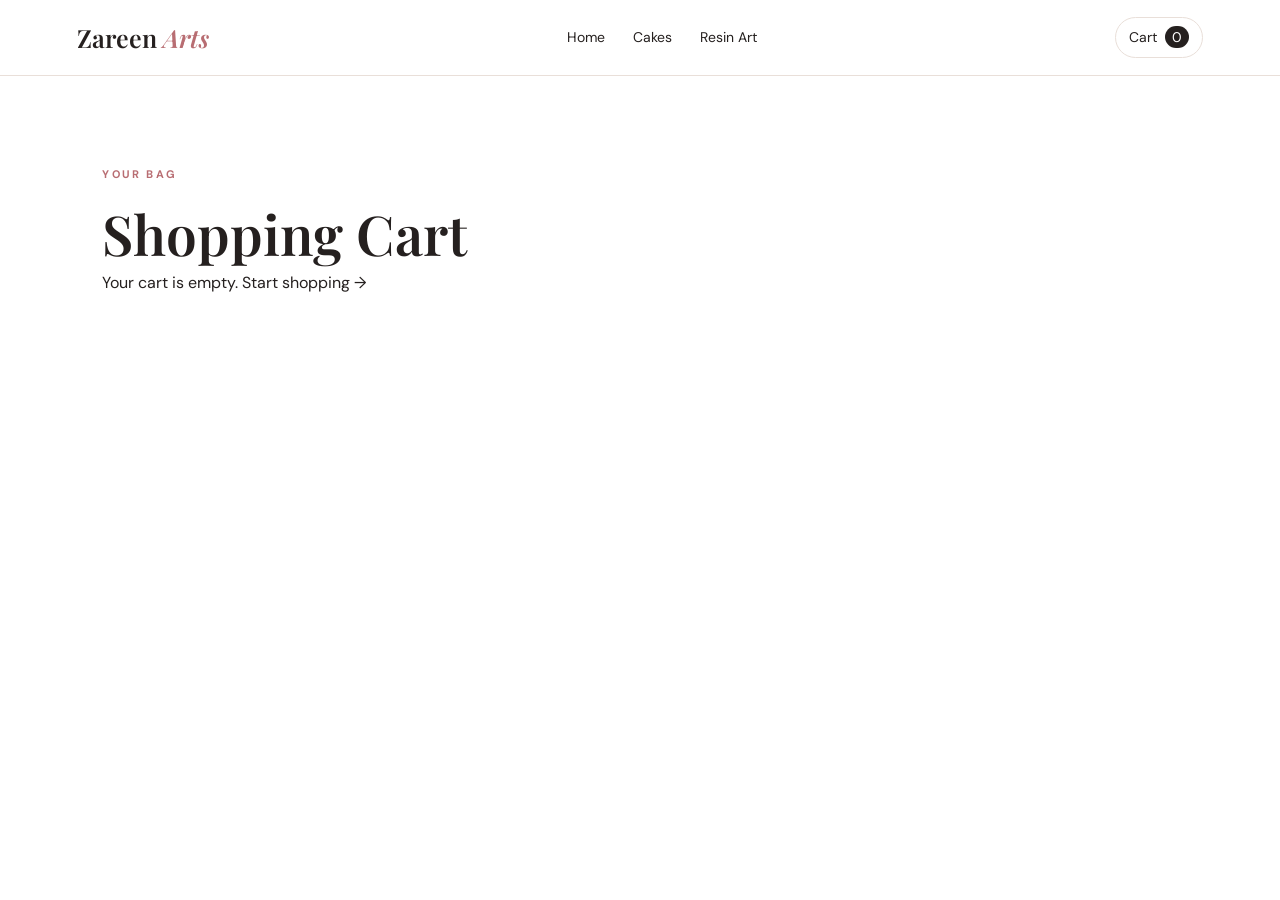
<file: cart.html>
<!DOCTYPE html>
<html lang="en">
    <head><meta charset="UTF-8"><meta name="viewport"
            content="width=device-width,initial-scale=1.0"><title>Cart | Zareen
            Arts</title>
        <link rel="stylesheet" href="css/style.css">
        <link rel="stylesheet"
            href="https://cdnjs.cloudflare.com/ajax/libs/font-awesome/6.5.2/css/all.min.css">
    </head>
    <body>
        <header class="site-header"><a class="logo" href="index.html">Zareen
                <span>Arts</span></a><nav><a href="index.html">Home</a><a
                    href="products.html?cat=cakes">Cakes</a><a
                    href="products.html?cat=resin">Resin Art</a></nav><a
                class="cart-link" href="cart.html">Cart <span
                    id="cart-count">0</span></a></header>
        <main class="section cart-page"><p class="eyebrow">YOUR
                BAG</p><h1>Shopping Cart</h1><div id="cart-items"></div><div
                id="cart-summary"></div></main>
        <script src="js/products.js"></script><script src="js/app.js"></script>
    </body></html>
</file>
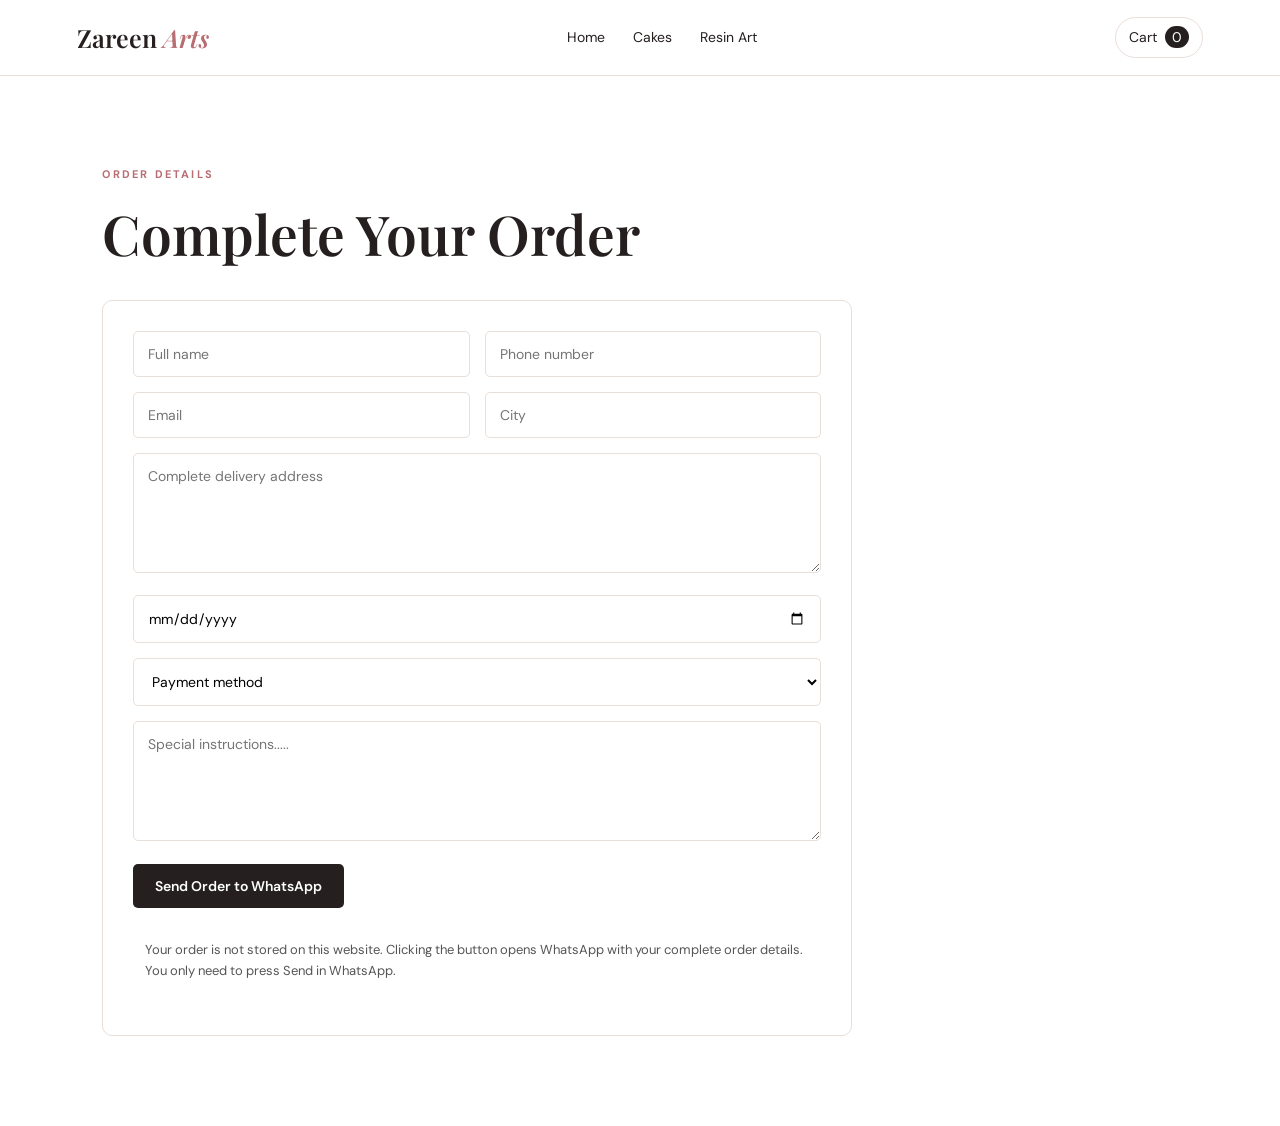
<file: checkout.html>
<!DOCTYPE html>
<html lang="en">

<head>
    <meta charset="UTF-8">
    <meta name="viewport" content="width=device-width,initial-scale=1.0">

    <title>Checkout | Zareen Arts</title>

    <link rel="stylesheet" href="css/style.css">

    <link
        rel="stylesheet"
        href="https://cdnjs.cloudflare.com/ajax/libs/font-awesome/6.5.2/css/all.min.css"
    >
</head>

<body>

<header class="site-header">

    <a class="logo" href="index.html">
        Zareen <span>Arts</span>
    </a>

    <nav>
        <a href="index.html">Home</a>

        <a href="products.html?cat=cakes">
            Cakes
        </a>

        <a href="products.html?cat=resin">
            Resin Art
        </a>
    </nav>

    <a class="cart-link" href="cart.html">
        Cart
        <span id="cart-count">0</span>
    </a>

</header>

<main class="section checkout-page">

    <p class="eyebrow">
        ORDER DETAILS
    </p>

    <h1>
        Complete Your Order
    </h1>

    <form
        id="checkout-form"
        class="checkout-form"
    >

        <div class="form-row">

            <input
                name="customer_name"
                placeholder="Full name"
                required
            >

            <input
                name="phone"
                placeholder="Phone number"
                required
            >

        </div>

        <div class="form-row">

            <input
                name="email"
                type="email"
                placeholder="Email"
            >

            <input
                name="city"
                placeholder="City"
                required
            >

        </div>

        <textarea
            name="address"
            placeholder="Complete delivery address"
            required
        ></textarea>

        <input
            name="delivery_date"
            type="date"
            required
        >

        <select
            name="payment_method"
            required
        >

            <option value="">
                Payment method
            </option>

            <option value="Cash on Delivery">
                Cash on Delivery
            </option>

            <option value="Bank Transfer">
                Bank Transfer
            </option>

        </select>

        <div
            id="bank-details"
            class="bank-details"
            style="display:none;"
        >

            <h3>
                <i class="fa-solid fa-building-columns"></i>
                Bank Transfer Details
            </h3>

            <p>
                Please transfer the total amount
                to the following account:
            </p>

            <div class="bank-info">

                <div>
                    <span>Bank Name</span>
                    <strong>Mashriq Pakistan</strong>
                </div>

                <div>
                    <span>Account Title</span>
                    <strong>Muhammad Hassan</strong>
                </div>

                <div>
                    <span>Account Number</span>
                    <strong>089120139177</strong>
                </div>

                <div>
                    <span>IBAN</span>
                    <strong>PK05MSHQ0000089120139177</strong>
                </div>

            </div>

            <div class="mobile-payment">

                <h4>
                    Other Payment Options
                </h4>

                <p>
                    <i class="fa-solid fa-mobile-screen-button"></i>

                    <strong>JazzCash:</strong>
                    0303 4904218 — Zareen Shabir
                </p>

                <p>
                    <i class="fa-solid fa-mobile-screen-button"></i>

                    <strong>Easypaisa:</strong>
                    0303 4904218 — Zareen Shabir
                </p>

            </div>

            <div class="payment-note">

                <i class="fa-solid fa-circle-info"></i>

                After making the payment,
                please keep your transaction/reference number.

            </div>

            <label>

                Transaction / Reference Number

                <input
                    type="text"
                    name="payment_reference"
                    placeholder="Enter transaction/reference number"
                >

            </label>

        </div>

        <textarea
            name="custom_notes"
            placeholder="Special instructions....."
        ></textarea>

        <button
            class="btn"
            type="submit"
        >
            Send Order to WhatsApp
        </button>

        <p class="payment-note">
            Your order is not stored on this website. Clicking the button
            opens WhatsApp with your complete order details. You only need
            to press Send in WhatsApp.
        </p>

        <p
            id="order-message"
            class="message"
        ></p>

    </form>

</main>

<script src="js/products.js"></script>
<script src="js/app.js"></script>

</body>

</html>
</file>
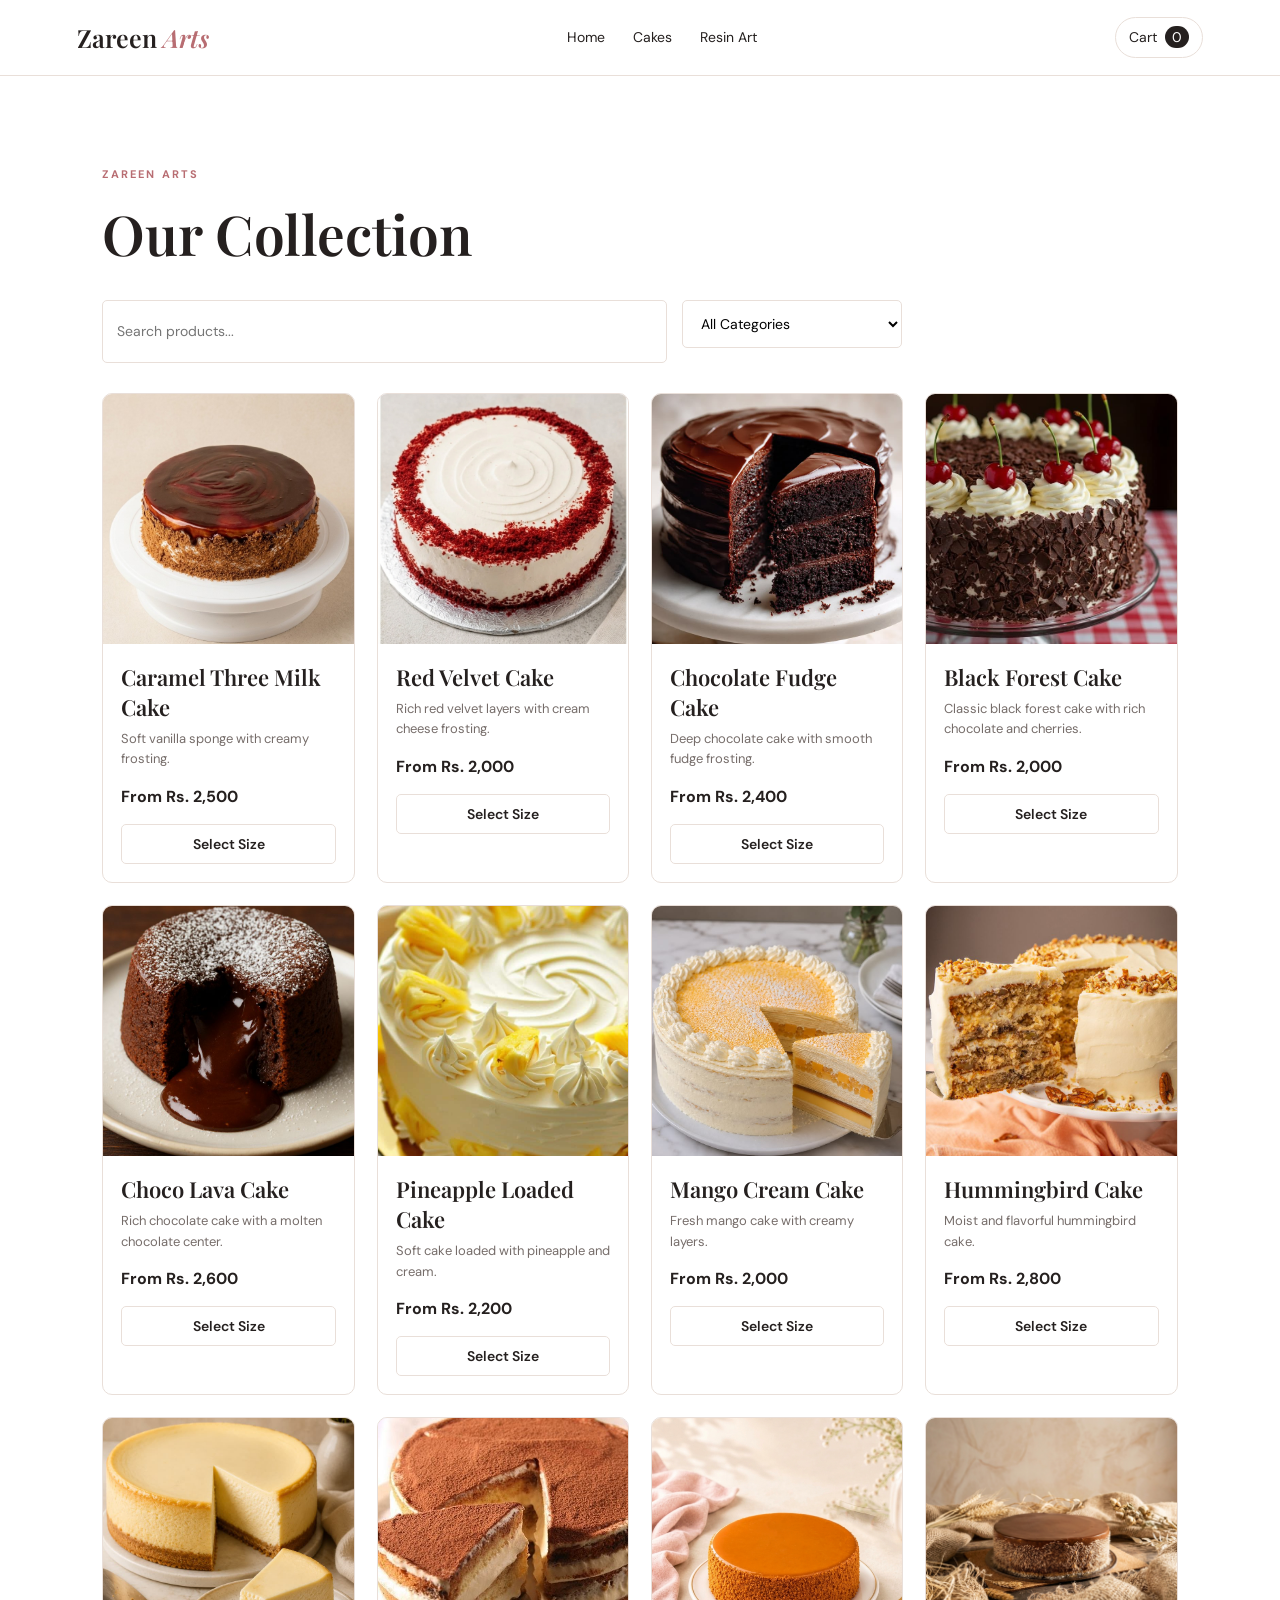
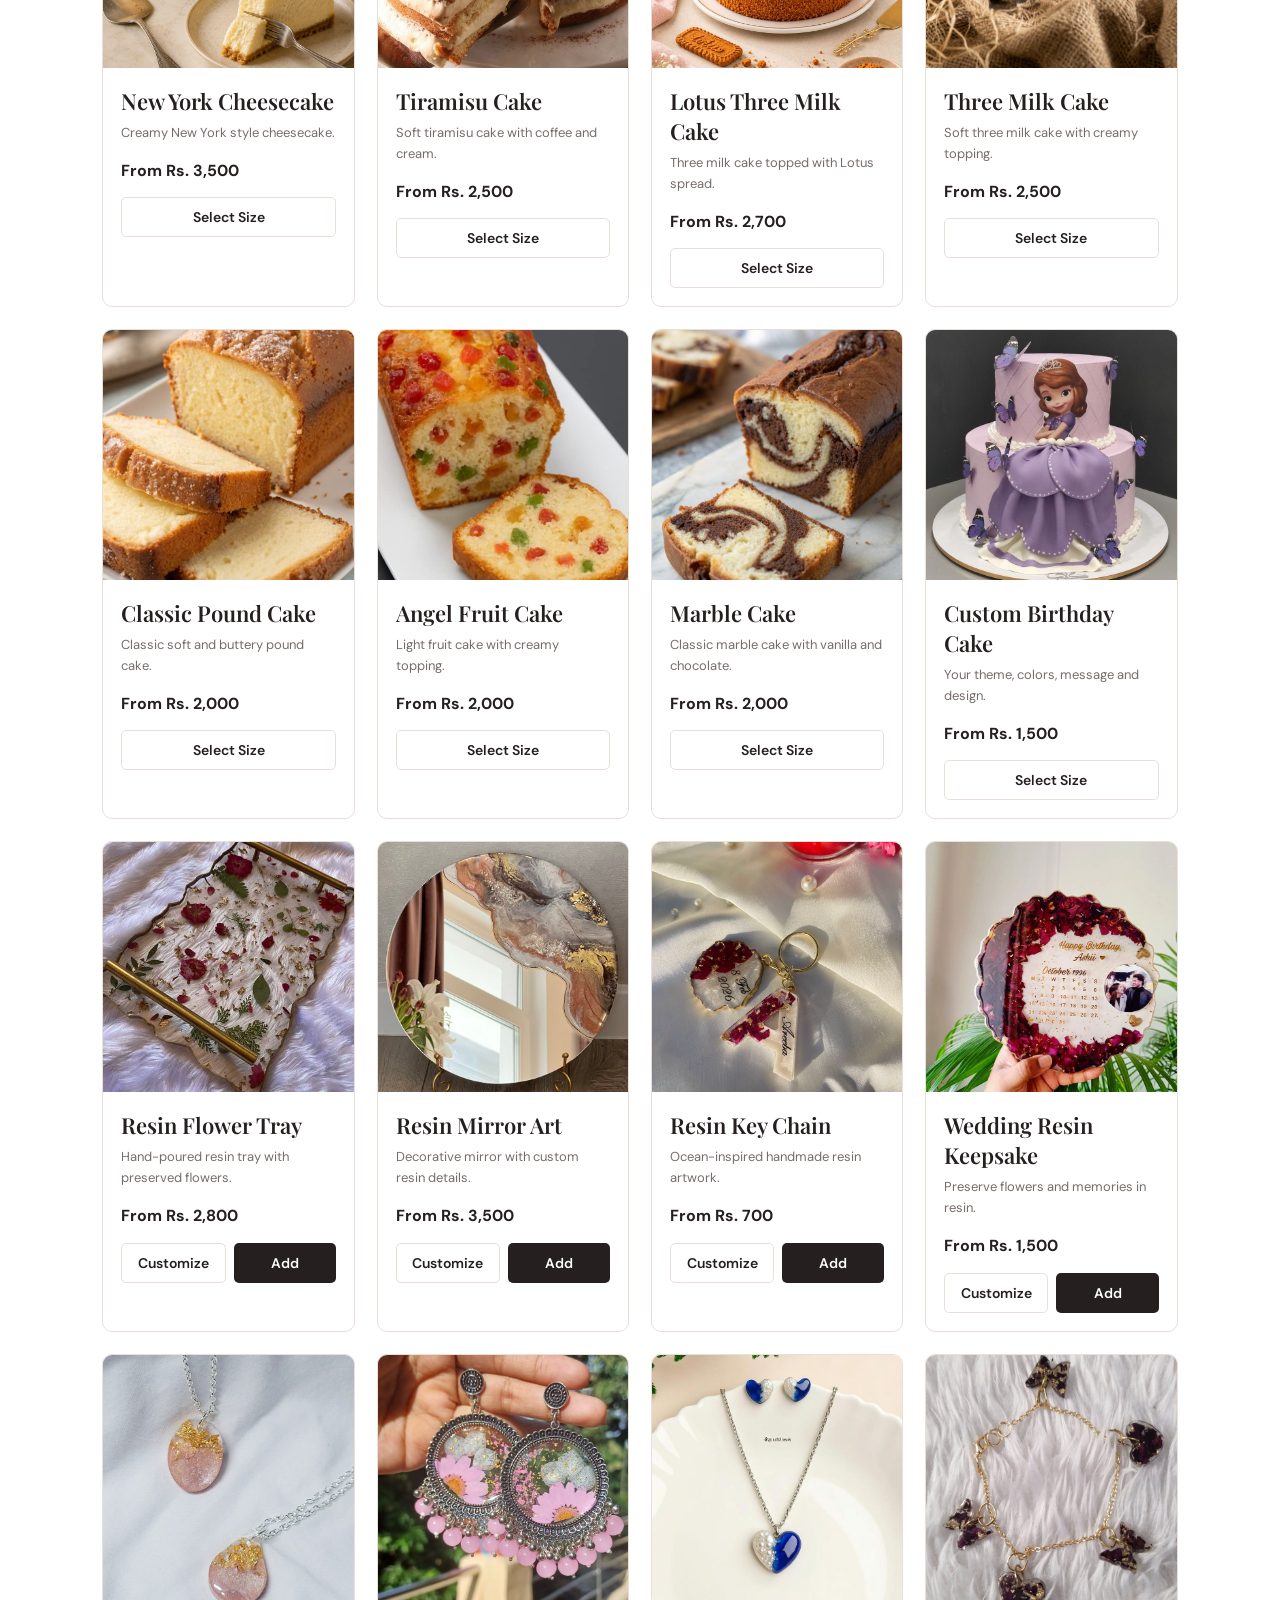
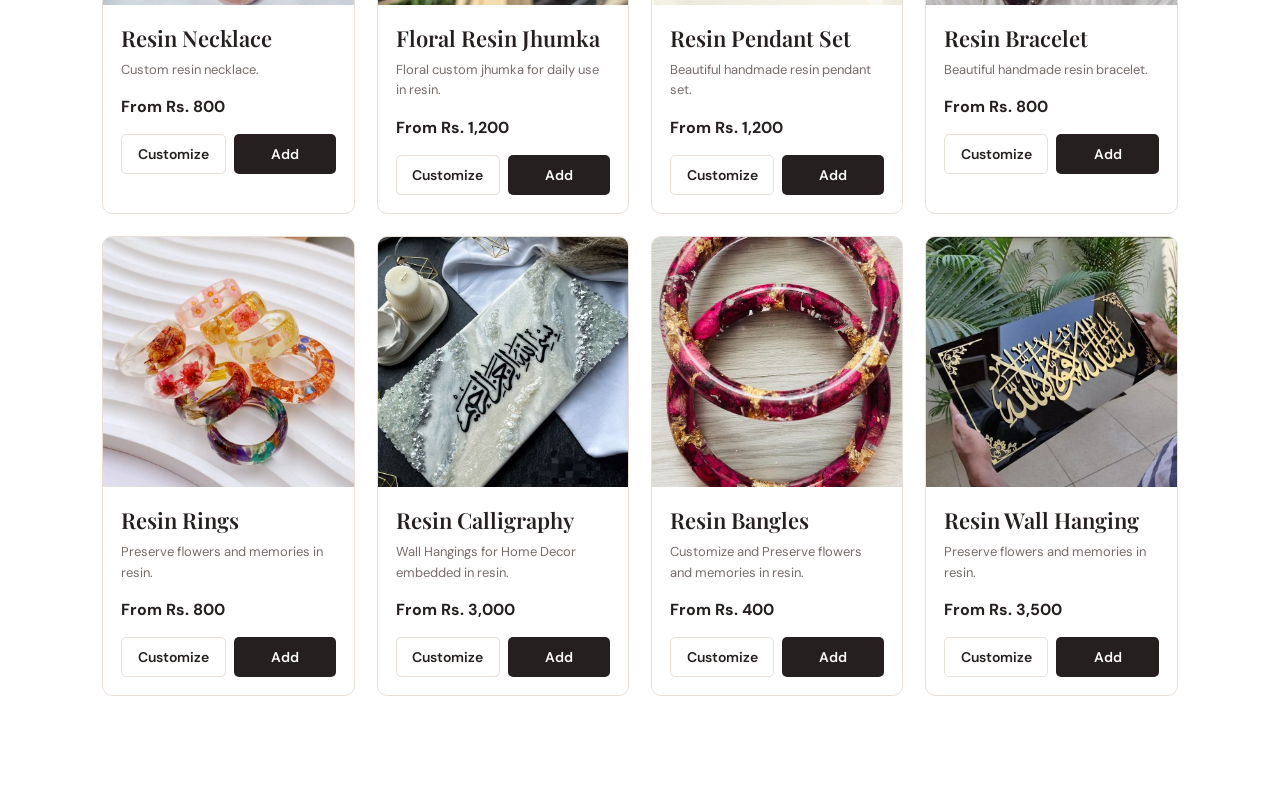
<file: products.html>
<!DOCTYPE html>
<html lang="en">
    <head>
        <meta charset="UTF-8"><meta name="viewport"
            content="width=device-width,initial-scale=1.0">
        <title>Shop | Zareen Arts</title>
        <link rel="stylesheet"
            href="css/style.css">
            <link rel="stylesheet" href="https://cdnjs.cloudflare.com/ajax/libs/font-awesome/6.5.2/css/all.min.css">

    </head>
    <body>
        <header class="site-header">
            <a class="logo" href="index.html">Zareen <span>Arts</span></a>
            <nav><a href="index.html">Home</a><a
                    href="products.html?cat=cakes">Cakes</a><a
                    href="products.html?cat=resin">Resin Art</a></nav>
            <a class="cart-link" href="cart.html">Cart <span
                    id="cart-count">0</span></a>
        </header>
        <main class="section shop-page">
            <p class="eyebrow">ZAREEN ARTS</p><h1>Our Collection</h1>
            <div class="shop-toolbar"><input id="search"
                    placeholder="Search products..."><select
                    id="category"><option value="all">All
                        Categories</option><option
                        value="cakes">Cakes</option><option value="resin">Resin
                        Art</option></select></div>
            <div id="all-products" class="product-grid"></div>
        </main>
        <script src="js/products.js"></script><script src="js/app.js"></script>
    </body></html>
</file>
<file: css/style.css>
@import url('https://fonts.googleapis.com/css2?family=DM+Sans:wght@400;500;600;700&family=Playfair+Display:ital,wght@0,500;0,600;1,600&display=swap');

* {
    box-sizing: border-box;
    margin: 0;
    padding: 0
}

:root {
    --ink: #25201f;
    --muted: #766d6a;
    --cream: #fbf7f2;
    --rose: #b86d72;
    --rose-dark: #914f55;
    --line: #e9dfd9;
    --white: #fff
}

html {
    scroll-behavior: smooth
}

body {
    font-family: "DM Sans", sans-serif;
    color: var(--ink);
    background: var(--white);
    line-height: 1.6
}

a {
    text-decoration: none;
    color: inherit
}

.site-header {
    height: 76px;
    padding: 0 6%;
    display: flex;
    align-items: center;
    justify-content: space-between;
    border-bottom: 1px solid var(--line);
    background: #fff;
    position: sticky;
    top: 0;
    z-index: 20
}

.logo {
    font-family: "Playfair Display", serif;
    font-size: 25px;
    font-weight: 600
}

.logo span {
    color: var(--rose);
    font-style: italic
}

nav {
    display: flex;
    gap: 28px;
    font-size: 14px
}

nav a:hover {
    color: var(--rose)
}

.cart-link {
    border: 1px solid var(--line);
    padding: 8px 13px;
    border-radius: 30px;
    font-size: 14px
}

.cart-link span {
    background: var(--ink);
    color: #fff;
    padding: 2px 7px;
    border-radius: 20px;
    margin-left: 4px
}

.hero {
    min-height: 650px;
    background: var(--cream);
    padding: 90px 8%;
    display: grid;
    grid-template-columns: 1.05fr .95fr;
    align-items: center;
    gap: 60px
}

.eyebrow {
    font-size: 11px;
    letter-spacing: 2.2px;
    font-weight: 700;
    color: var(--rose);
    margin-bottom: 12px
}

h1,
h2,
h3 {
    line-height: 1.1
}

.hero h1 {
    font: 600 clamp(48px, 6vw, 82px)/1.02 "Playfair Display", serif
}

.hero h1 em {
    color: var(--rose);
    font-weight: 500
}

.hero-text {
    max-width: 550px;
    margin: 25px 0;
    color: var(--muted);
    font-size: 17px
}

.hero-buttons {
    display: flex;
    gap: 12px;
    flex-wrap: wrap
}

.btn {
    display: inline-block;
    border: 0;
    background: var(--ink);
    color: #fff;
    padding: 13px 22px;
    border-radius: 5px;
    cursor: pointer;
    font: 600 14px "DM Sans"
}

.btn:hover {
    background: var(--rose-dark)
}

.btn-light {
    background: #fff;
    color: var(--ink);
    border: 1px solid var(--line)
}

.hero-art {
    height: 420px;
    position: relative
}

.cake-card,
.resin-card {
    position: absolute;
    display: grid;
    place-items: center;
    border-radius: 20px;
    box-shadow: 0 25px 60px #4a30201a;
    font-size: 100px
}

.cake-card {
    width: 290px;
    height: 350px;
    background: #ead1c7;
    right: 20px;
    top: 5px;
    transform: rotate(4deg)
}

.resin-card {
    width: 250px;
    height: 300px;
    background: #d4c4d2;
    left: 5px;
    bottom: 0;
    transform: rotate(-8deg)
}

.section {
    padding: 90px 8%
}

.soft {
    background: var(--cream)
}

.section-heading {
    display: flex;
    align-items: end;
    justify-content: space-between;
    margin-bottom: 35px
}

.section-heading h2 {
    font: 600 48px "Playfair Display", serif
}

.section-heading>p {
    color: var(--muted)
}

.product-grid {
    display: grid;
    grid-template-columns: repeat(4, 1fr);
    gap: 22px
}

.product-card {
    border: 1px solid var(--line);
    background: #fff;
    border-radius: 10px;
    overflow: hidden;
    transition: .2s
}

.product-card:hover {
    transform: translateY(-4px);
    box-shadow: 0 14px 35px #0000000d
}

.product-image {
    height: 250px;
    width: 100%;
    overflow: hidden;
    background: #f3ebe6;
}

.product-image img {
    width: 100%;
    height: 100%;
    object-fit: cover;
    display: block;
}

.product-card:nth-child(2n) .product-image {
    background: #eee7ed;
}

.product-info {
    padding: 18px
}

.product-info h3 {
    font: 600 22px "Playfair Display", serif
}

.product-info p {
    font-size: 13px;
    color: var(--muted);
    margin: 7px 0 14px
}

.price {
    font-weight: 700
}

.product-actions {
    display: flex;
    gap: 8px;
    margin-top: 14px
}

.product-actions .btn {
    padding: 10px 12px;
    flex: 1;
    text-align: center
}

.custom-banner {
    margin: 20px 8% 90px;
    padding: 55px 6%;
    background: var(--ink);
    color: #fff;
    border-radius: 12px;
    display: flex;
    align-items: center;
    justify-content: space-between;
    gap: 30px
}

.custom-banner p:not(.eyebrow) {
    color: #cfc6c3;
    max-width: 650px;
    margin-top: 12px
}

.custom-banner h2 {
    font: 500 42px "Playfair Display", serif
}

.reviews-grid {
    display: grid;
    grid-template-columns: repeat(3, 1fr);
    gap: 20px;
    margin-bottom: 40px
}

.review {
    border: 1px solid var(--line);
    padding: 25px;
    border-radius: 10px
}

.stars {
    color: #c58a40;
    letter-spacing: 2px
}

.review p {
    color: var(--muted);
    margin: 12px 0
}

.review strong {
    font-size: 14px
}

.review-form,
.checkout-form {
    max-width: 750px;
    border: 1px solid var(--line);
    padding: 30px;
    border-radius: 10px
}

.review-form h3 {
    font: 28px "Playfair Display", serif;
    margin-bottom: 20px
}

.form-row {
    display: grid;
    grid-template-columns: 1fr 1fr;
    gap: 15px
}

input,
textarea,
select {
    width: 100%;
    padding: 13px 14px;
    border: 1px solid var(--line);
    border-radius: 5px;
    background: #fff;
    font: 14px "DM Sans";
    margin-bottom: 15px
}

textarea {
    min-height: 120px;
    resize: vertical
}

.message {
    margin-top: 12px;
    color: var(--rose)
}

.site-footer{
  padding:50px 8% 20px;
  background:#211d1c;
  color:#fff;
  display:grid;
  grid-template-columns:2fr 1fr 1.5fr;
  gap:40px;
}

.site-footer h3{
  margin:0 0 10px;
  font-size:24px;
}

.site-footer h4{
  margin:0 0 15px;
  font-size:16px;
}

.site-footer p{
  color:#bdb5b2;
  font-size:13px;
  margin:7px 0;
}

.footer-links{
  display:flex;
  flex-direction:column;
  gap:8px;
}

.footer-links a{
  color:#bdb5b2;
  text-decoration:none;
  font-size:14px;
  transition:.2s;
}

.footer-links a:hover{
  color:#fff;
}

.social-icons{
  display:flex;
  gap:12px;
  margin:15px 0 20px;
}

.social-icons a{
  width:42px;
  height:42px;
  border-radius:50%;
  display:flex;
  align-items:center;
  justify-content:center;
  background:#fff;
  color:#211d1c;
  text-decoration:none;
  font-size:18px;
  transition:.25s;
}

.social-icons a:hover{
  transform:translateY(-3px);
  background:#d9a7a0;
  color:#fff;
}

.footer-contact{
  display:flex;
  align-items:center;
  gap:8px;
}

.footer-contact i{
  width:16px;
}

.footer-bottom{
  grid-column:1 / -1;
  border-top:1px solid rgba(255,255,255,.12);
  padding-top:18px;
  margin-top:10px;
  text-align:center;
}

@media(max-width:768px){
  .site-footer{
    grid-template-columns:1fr;
    padding:40px 7% 20px;
  }

  .footer-bottom{
    grid-column:auto;
  }
}

.shop-toolbar {
    display: flex;
    gap: 15px;
    max-width: 800px;
    margin: 30px 0
}

.shop-toolbar input {
    margin: 0
}

.shop-toolbar select {
    max-width: 220px
}

.shop-page h1,
.cart-page h1,
.checkout-page h1 {
    font: 600 55px "Playfair Display", serif
}

.cart-item {
    display: grid;
    grid-template-columns: 80px 1fr auto auto;
    gap: 20px;
    align-items: center;
    border-bottom: 1px solid var(--line);
    padding: 20px 0
}

.cart-thumb {
    width: 80px;
    height: 80px;
    display: grid;
    place-items: center;
    background: var(--cream);
    font-size: 35px
}

.qty {
    display: flex;
    gap: 10px;
    align-items: center
}

.qty button {
    border: 1px solid var(--line);
    background: #fff;
    width: 28px;
    height: 28px;
    border-radius: 50%;
    cursor: pointer
}

.cart-summary {
    margin-top: 30px;
    margin-left: auto;
    max-width: 350px;
    border: 1px solid var(--line);
    padding: 25px
}

.cart-summary div {
    display: flex;
    justify-content: space-between;
    margin-bottom: 15px
}

.checkout-form {
    margin-top: 30px
}

.product-detail {
    display: grid;
    grid-template-columns: 1fr 1fr;
    gap: 60px;
    align-items: center
}

.detail-image {
    height: 500px;
    background: var(--cream);
    display: grid;
    place-items: center;
    font-size: 150px;
    border-radius: 12px
}

.detail-info h1 {
    font: 600 55px "Playfair Display", serif
}

.detail-info .price {
    font-size: 22px;
    margin: 15px 0
}

.custom-box {
    background: var(--cream);
    padding: 20px;
    margin: 25px 0;
    border-radius: 8px
}

.custom-box label {
    display: block;
    font-size: 13px;
    font-weight: 600;
    margin-bottom: 8px
}

@media(max-width:900px) {
    nav {
        display: none
    }

    .hero {
        grid-template-columns: 1fr;
        padding: 70px 6%
    }

    .hero-art {
        height: 350px
    }

    .product-grid {
        grid-template-columns: repeat(2, 1fr)
    }

    .reviews-grid {
        grid-template-columns: 1fr
    }

    .custom-banner {
        margin-left: 6%;
        margin-right: 6%;
        flex-direction: column;
        align-items: flex-start
    }

    .section {
        padding: 65px 6%
    }

    .product-detail {
        grid-template-columns: 1fr
    }

    .detail-image {
        height: 350px
    }
}

@media(max-width:600px) {
    .site-header {
        padding: 0 4%
    }

    .hero h1 {
        font-size: 48px
    }

    .hero-art {
        transform: scale(.8);
        margin: -30px
    }

    .product-grid {
        grid-template-columns: 1fr
    }

    .section-heading {
        display: block
    }

    .section-heading>p {
        margin-top: 8px
    }

    .form-row {
        grid-template-columns: 1fr
    }

    .shop-toolbar {
        display: block
    }

    .shop-toolbar select {
        max-width: none
    }

    .cart-item {
        grid-template-columns: 60px 1fr
    }

    .cart-item .price,
    .cart-item .qty {
        grid-column: 2
    }

    .cart-item .remove {
        grid-column: 2
    }

    .hero-buttons {
        flex-direction: column;
        align-items: flex-start
    }

    footer {
        display: block
    }

    .product-detail .detail-info h1 {
        font-size: 42px
    }
}

.bank-details{
  margin-top:20px;
  padding:25px;
  background:#faf5f2;
  border:1px solid #eadbd5;
  border-radius:14px;
}

.bank-details h3{
  margin-top:0;
  display:flex;
  align-items:center;
  gap:10px;
}

.bank-details > p{
  color:#666;
  font-size:14px;
}

.bank-info{
  display:grid;
  gap:12px;
  margin:20px 0;
}

.bank-info div{
  background:#fff;
  padding:14px 16px;
  border-radius:10px;
  border:1px solid #eee;
}

.bank-info span{
  display:block;
  font-size:12px;
  color:#777;
  margin-bottom:4px;
}

.bank-info strong{
  font-size:15px;
  word-break:break-word;
}

.mobile-payment{
  margin-top:20px;
  padding-top:20px;
  border-top:1px solid #e5d8d3;
}

.mobile-payment h4{
  margin-bottom:12px;
}

.mobile-payment p{
  margin:9px 0;
  font-size:14px;
}

.mobile-payment i{
  margin-right:7px;
}

.payment-note{
  margin-top:20px;
  padding:12px;
  background:#fff;
  border-radius:8px;
  font-size:13px;
  color:#555;
}

.payment-note i{
  margin-right:6px;
}

.product-image {
    width: 100%;
    height: 250px;
    display: flex;
    align-items: center;
    justify-content: center;
    overflow: hidden;
    background: #f3ebe6;
}

.product-image img {
    width: 100%;
    height: 100%;
    object-fit: contain;
    display: block;
}

.product-card:nth-child(2n) .product-image {
    background: #eee7ed;
}


/* product detail page */

.detail-image {
    width: 100%;
    height: 500px;
    overflow: hidden;
}

.detail-image img {
    width: 100%;
    height: 100%;
    object-fit: cover;
    display: block;
}



.cart-thumb img {
  width: 60px;
  height: 60px;
  object-fit: cover;
  border-radius: 6px;
}

/* Custom Box Layout */
.custom-box {
  display: flex;
  flex-direction: column;
  gap: 12px;
  margin: 16px 0;
  padding: 16px;
  background-color: #f9f9f9;
  border-radius: 8px;
  border: 1px solid #eaeaea;
}

/* Preservation Buttons */
.preservation-section,
.size-section {
  display: flex;
  flex-direction: column;
  gap: 6px;
}

.preservation-options {
  display: flex;
  gap: 8px;
  flex-wrap: wrap;
}

.preservation-btn {
  padding: 8px 14px;
  border: 1px solid #ccc;
  background-color: #fff;
  border-radius: 6px;
  cursor: pointer;
  transition: all 0.2s ease;
}

.preservation-btn:hover {
  background-color: #eee;
}

.preservation-btn.active {
  background-color: #222;
  color: #fff;
  border-color: #222;
}

/* Custom Input and Select Fields */
.custom-input,
.custom-select {
  width: 100%;
  padding: 10px;
  border: 1px solid #ccc;
  border-radius: 6px;
  font-size: 14px;
  box-sizing: border-box;
}

.custom-input:focus,
.custom-select:focus {
  border-color: #222;
  outline: none;
}

/* styling code for image to adjust auto when click in cards  */
/* Applies automatically to ALL images inside cards/modals */
/* .card img, 
.modal img, 
.product-card img {
  width: 100%;
  height: auto !important;
  object-fit: contain !important;
} */

/* Paste this ONLY in style.css — no other file edits needed */
.card img, 
.product-card img, 
.modal img {
  max-width: 100%;
  height: auto !important;
  object-fit: contain !important;
}
</file>
